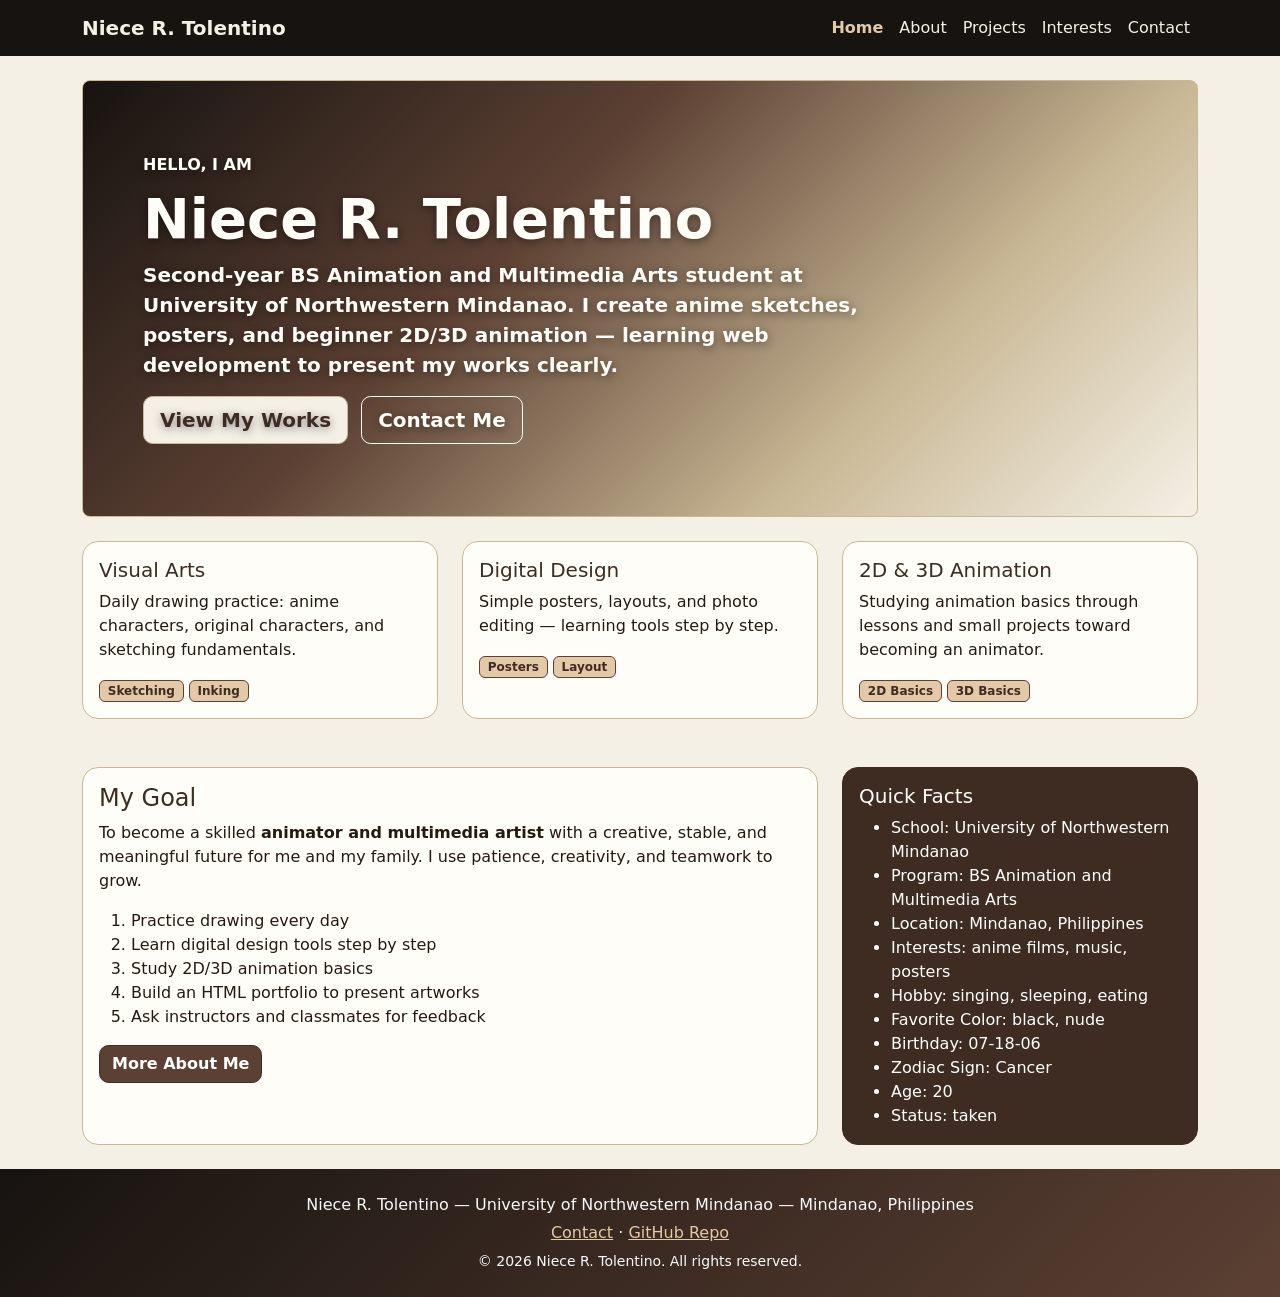
<file: index.html>
<!DOCTYPE html>
<html lang="en">
<head>
  <meta charset="UTF-8">
  <meta name="viewport" content="width=device-width, initial-scale=1.0">
  <title>Niece R. Tolentino | Animation & Multimedia Arts Portfolio</title>
  <meta name="description" content="Portfolio of Niece R. Tolentino, BS Animation and Multimedia Arts student at University of Northwestern Mindanao. Visual arts, digital design, 2D and 3D animation.">
  <meta name="keywords" content="Niece Tolentino, Animation Portfolio Philippines, Multimedia Arts UNM, 2D 3D Animation Student, Digital Design Mindanao">
  <meta name="author" content="Niece R. Tolentino">
  <meta name="robots" content="index, follow">
  <link rel="canonical" href="https://niecetolentino18-ux.github.io/TOLENTINO-PORTFOLIO/">
  <meta property="og:title" content="Niece R. Tolentino | Animation & Multimedia Arts Portfolio">
  <meta property="og:description" content="Second-year BS Animation and Multimedia Arts student. Drawing, digital design, 2D/3D animation.">
  <meta property="og:type" content="website">
  <meta property="og:url" content="https://niecetolentino18-ux.github.io/TOLENTINO-PORTFOLIO/">
  <link href="https://cdn.jsdelivr.net/npm/bootstrap@5.3.3/dist/css/bootstrap.min.css" rel="stylesheet">
  <link href="css/style.css?v=3" rel="stylesheet">
</head>
<body>
<nav class="navbar navbar-expand-lg navbar-dark bg-dark sticky-top">
  <div class="container">
    <a class="navbar-brand fw-bold" href="index.html">Niece R. Tolentino</a>
    <button class="navbar-toggler" data-bs-toggle="collapse" data-bs-target="#nav"><span class="navbar-toggler-icon"></span></button>
    <div class="collapse navbar-collapse" id="nav">
      <ul class="navbar-nav ms-auto">
        <li class="nav-item"><a class="nav-link" href="index.html">Home</a></li>
        <li class="nav-item"><a class="nav-link" href="about.html">About</a></li>
        <li class="nav-item"><a class="nav-link" href="projects.html">Projects</a></li>
        <li class="nav-item"><a class="nav-link" href="gallery.html">Interests</a></li>
        <li class="nav-item"><a class="nav-link" href="contact.html">Contact</a></li>
      </ul>
    </div>
  </div>
</nav>

<main class="container my-4">
  <!-- JUMBOTRON HERO (Bootstrap 5 style: p-5 + bg + rounded-3) -->
  <div class="p-5 mb-4 rounded-3 jumbotron-hero">
    <div class="container-fluid py-4">
      <p class="text-uppercase fw-bold mb-2">Hello, I am</p>
      <h1 class="display-4 fw-bold">Niece R. Tolentino</h1>
      <p class="col-md-9 fs-5 lead">Second-year BS Animation and Multimedia Arts student at University of Northwestern Mindanao. I create anime sketches, posters, and beginner 2D/3D animation — learning web development to present my works clearly.</p>
      <a class="btn btn-light btn-lg me-2" href="projects.html">View My Works</a>
      <a class="btn btn-outline-light btn-lg" href="contact.html">Contact Me</a>
    </div>
  </div>

  <div class="row g-4">
    <div class="col-md-4">
      <div class="card h-100 card-hover"><div class="card-body">
        <h2 class="h5">Visual Arts</h2>
        <p>Daily drawing practice: anime characters, original characters, and sketching fundamentals.</p>
        <span class="badge skill-badge">Sketching</span> <span class="badge skill-badge">Inking</span>
      </div></div>
    </div>
    <div class="col-md-4">
      <div class="card h-100 card-hover"><div class="card-body">
        <h2 class="h5">Digital Design</h2>
        <p>Simple posters, layouts, and photo editing — learning tools step by step.</p>
        <span class="badge skill-badge">Posters</span> <span class="badge skill-badge">Layout</span>
      </div></div>
    </div>
    <div class="col-md-4">
      <div class="card h-100 card-hover"><div class="card-body">
        <h2 class="h5">2D &amp; 3D Animation</h2>
        <p>Studying animation basics through lessons and small projects toward becoming an animator.</p>
        <span class="badge skill-badge">2D Basics</span> <span class="badge skill-badge">3D Basics</span>
      </div></div>
    </div>
  </div>

  <div class="row mt-4 g-4">
    <div class="col-lg-8">
      <div class="card h-100"><div class="card-body">
        <h2 class="h4">My Goal</h2>
        <p>To become a skilled <strong>animator and multimedia artist</strong> with a creative, stable, and meaningful future for me and my family. I use patience, creativity, and teamwork to grow.</p>
        <ol>
          <li>Practice drawing every day</li>
          <li>Learn digital design tools step by step</li>
          <li>Study 2D/3D animation basics</li>
          <li>Build an HTML portfolio to present artworks</li>
          <li>Ask instructors and classmates for feedback</li>
        </ol>
        <a href="about.html" class="btn btn-dark">More About Me</a>
      </div></div>
    </div>
    <div class="col-lg-4">
      <div class="card text-bg-dark h-100"><div class="card-body">
        <h2 class="h5">Quick Facts</h2>
        <ul class="mb-0">
          <li>School: University of Northwestern Mindanao</li>
          <li>Program: BS Animation and Multimedia Arts</li>
          <li>Location: Mindanao, Philippines</li>
          <li>Interests: anime films, music, posters</li>
          <li>Hobby: singing, sleeping, eating</li>
          <li>Favorite Color: black, nude</li>
          <li>Birthday: 07-18-06</li>
          <li>Zodiac Sign: Cancer</li>
          <li>Age: 20</li>
          <li>Status: taken</li>
        </ul>
      </div></div>
    </div>
  </div>
</main>

<footer class="bg-dark text-light text-center py-4 mt-4">
  <p class="mb-1">Niece R. Tolentino — University of Northwestern Mindanao — Mindanao, Philippines</p>
  <p class="mb-1"><a href="contact.html">Contact</a> · <a href="https://github.com/niecetolentino18-ux/TOLENTINO-PORTFOLIO">GitHub Repo</a></p>
  <small>© <span id="year"></span> Niece R. Tolentino. All rights reserved.</small>
</footer>
<script src="https://cdn.jsdelivr.net/npm/bootstrap@5.3.3/dist/js/bootstrap.bundle.min.js"></script>
<script src="js/main.js"></script>
</body>
</html>
</file>
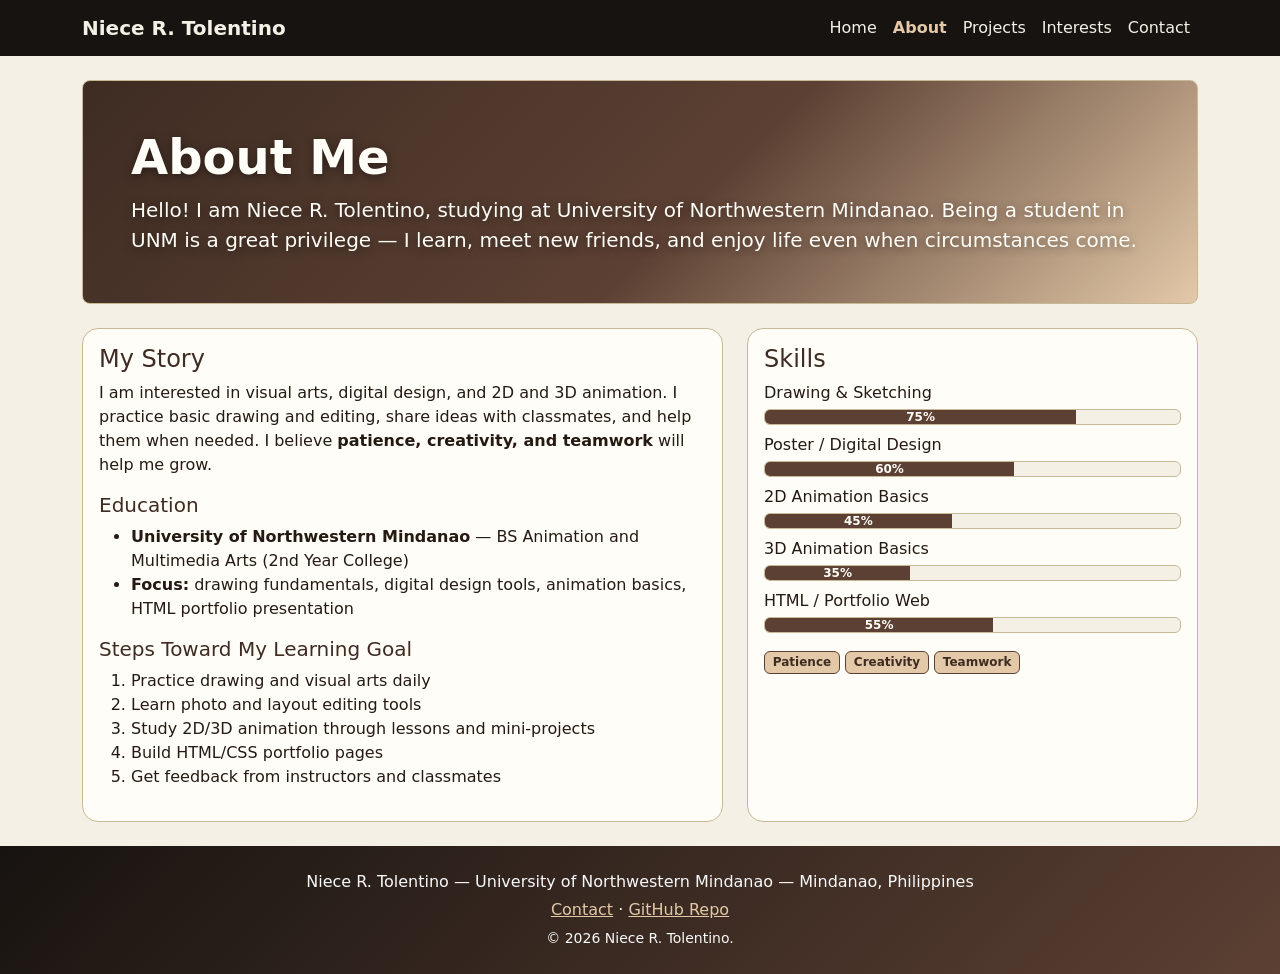
<file: about.html>
<!DOCTYPE html>
<html lang="en">
<head>
  <meta charset="UTF-8"><meta name="viewport" content="width=device-width, initial-scale=1.0">
  <title>About — Niece R. Tolentino | Animation Student Philippines</title>
  <meta name="description" content="About Niece R. Tolentino: BS Animation and Multimedia Arts student at University of Northwestern Mindanao. Skills, education, and learning journey.">
  <meta name="robots" content="index, follow">
  <link rel="canonical" href="https://niecetolentino18-ux.github.io/TOLENTINO-PORTFOLIO/about.html">
  <link href="https://cdn.jsdelivr.net/npm/bootstrap@5.3.3/dist/css/bootstrap.min.css" rel="stylesheet">
  <link href="css/style.css?v=3" rel="stylesheet">
</head>
<body>
<nav class="navbar navbar-expand-lg navbar-dark bg-dark sticky-top">
  <div class="container">
    <a class="navbar-brand fw-bold" href="index.html">Niece R. Tolentino</a>
    <button class="navbar-toggler" data-bs-toggle="collapse" data-bs-target="#nav"><span class="navbar-toggler-icon"></span></button>
    <div class="collapse navbar-collapse" id="nav"><ul class="navbar-nav ms-auto">
      <li class="nav-item"><a class="nav-link" href="index.html">Home</a></li>
      <li class="nav-item"><a class="nav-link" href="about.html">About</a></li>
      <li class="nav-item"><a class="nav-link" href="projects.html">Projects</a></li>
      <li class="nav-item"><a class="nav-link" href="gallery.html">Interests</a></li>
      <li class="nav-item"><a class="nav-link" href="contact.html">Contact</a></li>
    </ul></div>
  </div>
</nav>
<main class="container my-4">
  <div class="p-5 mb-4 rounded-3 jumbotron-sub">
    <h1 class="display-5 fw-bold">About Me</h1>
    <p class="lead mb-0">Hello! I am <strong>Niece R. Tolentino</strong>, studying at University of Northwestern Mindanao. Being a student in UNM is a great privilege — I learn, meet new friends, and enjoy life even when circumstances come.</p>
  </div>
  <div class="row g-4">
    <div class="col-lg-7"><div class="card h-100"><div class="card-body">
      <h2 class="h4">My Story</h2>
      <p>I am interested in visual arts, digital design, and 2D and 3D animation. I practice basic drawing and editing, share ideas with classmates, and help them when needed. I believe <strong>patience, creativity, and teamwork</strong> will help me grow.</p>
      <h3 class="h5 mt-3">Education</h3>
      <ul>
        <li><strong>University of Northwestern Mindanao</strong> — BS Animation and Multimedia Arts (2nd Year College)</li>
        <li><strong>Focus:</strong> drawing fundamentals, digital design tools, animation basics, HTML portfolio presentation</li>
      </ul>
      <h3 class="h5">Steps Toward My Learning Goal</h3>
      <ol>
        <li>Practice drawing and visual arts daily</li>
        <li>Learn photo and layout editing tools</li>
        <li>Study 2D/3D animation through lessons and mini-projects</li>
        <li>Build HTML/CSS portfolio pages</li>
        <li>Get feedback from instructors and classmates</li>
      </ol>
    </div></div></div>
    <div class="col-lg-5"><div class="card h-100"><div class="card-body">
      <h2 class="h4">Skills</h2>
      <p class="mb-1">Drawing &amp; Sketching</p><div class="progress mb-2"><div class="progress-bar" style="width:75%">75%</div></div>
      <p class="mb-1">Poster / Digital Design</p><div class="progress mb-2"><div class="progress-bar" style="width:60%">60%</div></div>
      <p class="mb-1">2D Animation Basics</p><div class="progress mb-2"><div class="progress-bar" style="width:45%">45%</div></div>
      <p class="mb-1">3D Animation Basics</p><div class="progress mb-2"><div class="progress-bar" style="width:35%">35%</div></div>
      <p class="mb-1">HTML / Portfolio Web</p><div class="progress mb-3"><div class="progress-bar" style="width:55%">55%</div></div>
      <div><span class="badge skill-badge">Patience</span> <span class="badge skill-badge">Creativity</span> <span class="badge skill-badge">Teamwork</span></div>
    </div></div></div>
  </div>
</main>
<footer class="bg-dark text-light text-center py-4 mt-4">
  <p class="mb-1">Niece R. Tolentino — University of Northwestern Mindanao — Mindanao, Philippines</p>
  <p class="mb-1"><a href="contact.html">Contact</a> · <a href="https://github.com/niecetolentino18-ux/TOLENTINO-PORTFOLIO">GitHub Repo</a></p>
  <small>© <span id="year"></span> Niece R. Tolentino.</small>
</footer>
<script src="https://cdn.jsdelivr.net/npm/bootstrap@5.3.3/dist/js/bootstrap.bundle.min.js"></script>
<script src="js/main.js"></script>
</body>
</html>
</file>
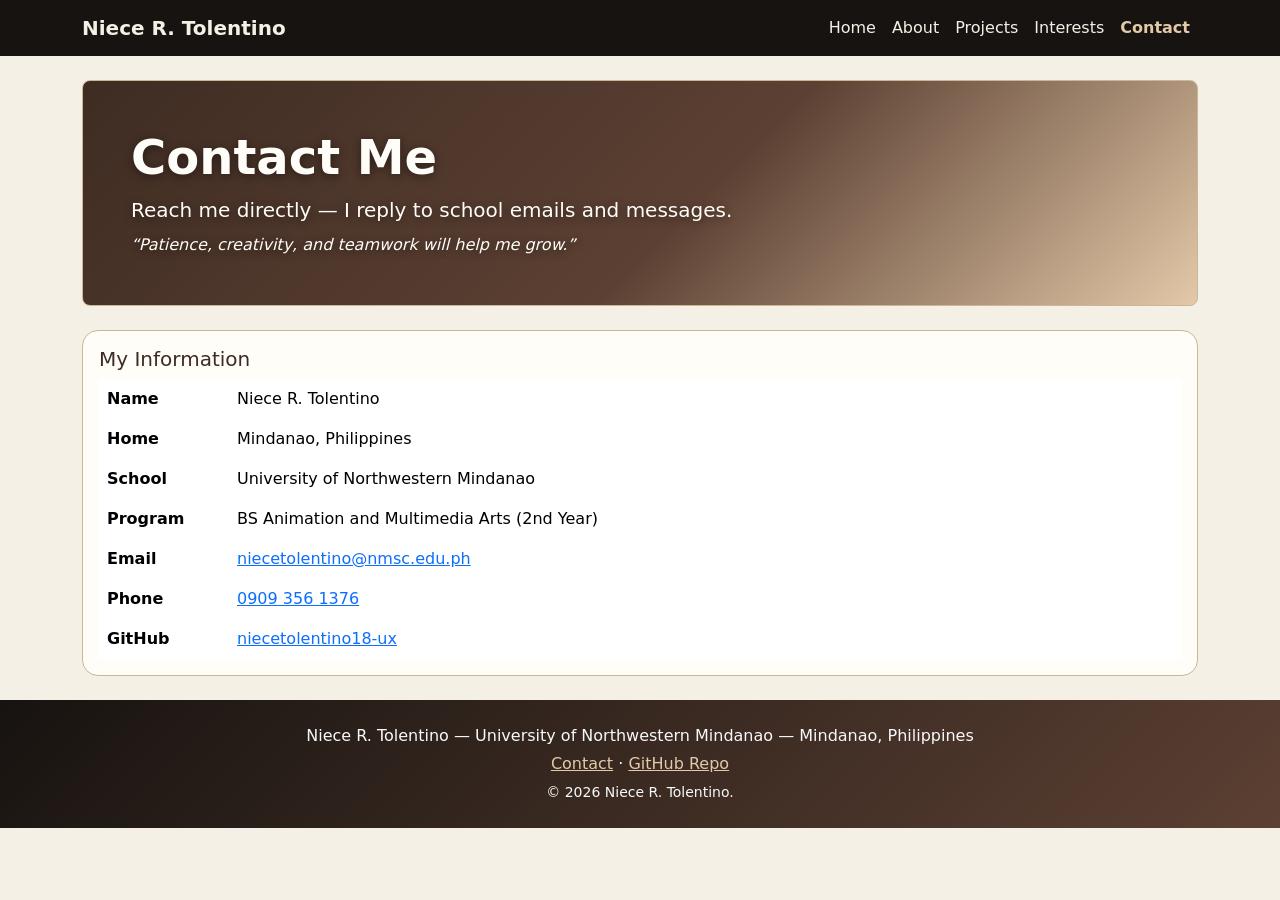
<file: contact.html>
<!DOCTYPE html>
<html lang="en">
<head>
  <meta charset="UTF-8"><meta name="viewport" content="width=device-width, initial-scale=1.0">
  <title>Contact — Niece R. Tolentino | Home, School, Contact Info</title>
  <meta name="description" content="Contact Niece R. Tolentino, BS Animation and Multimedia Arts student at University of Northwestern Mindanao, Mindanao Philippines. Home, school, and contact details.">
  <meta name="robots" content="index, follow">
  <link rel="canonical" href="https://niecetolentino18-ux.github.io/TOLENTINO-PORTFOLIO/contact.html">
  <link href="https://cdn.jsdelivr.net/npm/bootstrap@5.3.3/dist/css/bootstrap.min.css" rel="stylesheet">
  <link href="css/style.css?v=3" rel="stylesheet">
</head>
<body>
<nav class="navbar navbar-expand-lg navbar-dark bg-dark sticky-top">
  <div class="container">
    <a class="navbar-brand fw-bold" href="index.html">Niece R. Tolentino</a>
    <button class="navbar-toggler" data-bs-toggle="collapse" data-bs-target="#nav"><span class="navbar-toggler-icon"></span></button>
    <div class="collapse navbar-collapse" id="nav"><ul class="navbar-nav ms-auto">
      <li class="nav-item"><a class="nav-link" href="index.html">Home</a></li>
      <li class="nav-item"><a class="nav-link" href="about.html">About</a></li>
      <li class="nav-item"><a class="nav-link" href="projects.html">Projects</a></li>
      <li class="nav-item"><a class="nav-link" href="gallery.html">Interests</a></li>
      <li class="nav-item"><a class="nav-link" href="contact.html">Contact</a></li>
    </ul></div>
  </div>
</nav>
<main class="container my-4">
  <div class="p-5 mb-4 rounded-3 jumbotron-sub">
    <h1 class="display-5 fw-bold">Contact Me</h1>
    <p class="lead mb-0">Reach me directly — I reply to school emails and messages.</p>
    <p class="mb-0 mt-2 fst-italic">“Patience, creativity, and teamwork will help me grow.”</p>
  </div>
  <div class="row g-4">
    <div class="col-12"><div class="card h-100"><div class="card-body">
      <h2 class="h5">My Information</h2>
      <div class="table-responsive"><table class="table table-borderless align-middle mb-0">
        <tbody>
          <tr><th scope="row" class="text-nowrap" style="width:130px;">Name</th><td>Niece R. Tolentino</td></tr>
          <tr><th scope="row">Home</th><td>Mindanao, Philippines</td></tr>
          <tr><th scope="row">School</th><td>University of Northwestern Mindanao</td></tr>
          <tr><th scope="row">Program</th><td>BS Animation and Multimedia Arts (2nd Year)</td></tr>
          <tr><th scope="row">Email</th><td><a href="mailto:niecetolentino@nmsc.edu.ph">niecetolentino@nmsc.edu.ph</a></td></tr>
          <tr><th scope="row">Phone</th><td><a href="tel:+639093561376">0909 356 1376</a></td></tr>
          <tr><th scope="row">GitHub</th><td><a href="https://github.com/niecetolentino18-ux">niecetolentino18-ux</a></td></tr>
        </tbody>
      </table></div>
    </div></div></div>
  </div>
</main>
<footer class="bg-dark text-light text-center py-4 mt-4">
  <p class="mb-1">Niece R. Tolentino — University of Northwestern Mindanao — Mindanao, Philippines</p>
  <p class="mb-1"><a href="contact.html">Contact</a> · <a href="https://github.com/niecetolentino18-ux/TOLENTINO-PORTFOLIO">GitHub Repo</a></p>
  <small>© <span id="year"></span> Niece R. Tolentino.</small>
</footer>
<script src="https://cdn.jsdelivr.net/npm/bootstrap@5.3.3/dist/js/bootstrap.bundle.min.js"></script>
<script src="js/main.js"></script>
</body>
</html>
</file>
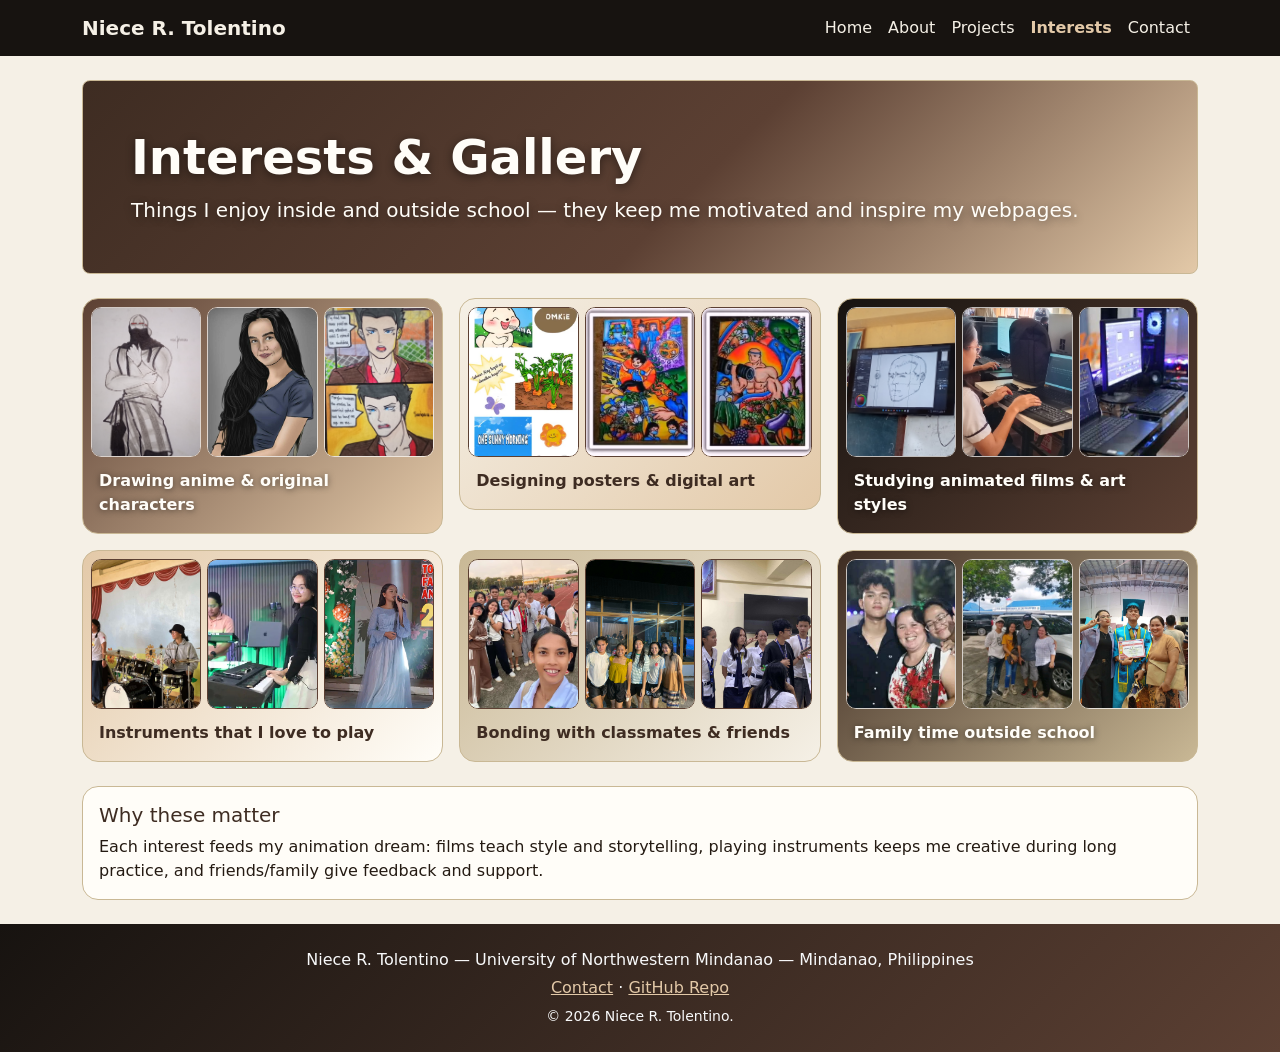
<file: gallery.html>
<!DOCTYPE html>
<html lang="en">
<head>
  <meta charset="UTF-8"><meta name="viewport" content="width=device-width, initial-scale=1.0">
  <title>Interests & Gallery — Niece R. Tolentino</title>
  <meta name="description" content="Interests of Niece R. Tolentino: drawing anime, designing posters, watching animated films, instruments I love to play, bonding with classmates and family.">
  <meta name="robots" content="index, follow">
  <link rel="canonical" href="https://niecetolentino18-ux.github.io/TOLENTINO-PORTFOLIO/gallery.html">
  <link href="https://cdn.jsdelivr.net/npm/bootstrap@5.3.3/dist/css/bootstrap.min.css" rel="stylesheet">
  <link href="css/style.css?v=4" rel="stylesheet">
</head>
<body>
<nav class="navbar navbar-expand-lg navbar-dark bg-dark sticky-top">
  <div class="container">
    <a class="navbar-brand fw-bold" href="index.html">Niece R. Tolentino</a>
    <button class="navbar-toggler" data-bs-toggle="collapse" data-bs-target="#nav"><span class="navbar-toggler-icon"></span></button>
    <div class="collapse navbar-collapse" id="nav"><ul class="navbar-nav ms-auto">
      <li class="nav-item"><a class="nav-link" href="index.html">Home</a></li>
      <li class="nav-item"><a class="nav-link" href="about.html">About</a></li>
      <li class="nav-item"><a class="nav-link" href="projects.html">Projects</a></li>
      <li class="nav-item"><a class="nav-link" href="gallery.html">Interests</a></li>
      <li class="nav-item"><a class="nav-link" href="contact.html">Contact</a></li>
    </ul></div>
  </div>
</nav>
<main class="container my-4">
  <div class="p-5 mb-4 rounded-3 jumbotron-sub">
    <h1 class="display-5 fw-bold">Interests & Gallery</h1>
    <p class="lead mb-0">Things I enjoy inside and outside school — they keep me motivated and inspire my webpages.</p>
  </div>
  <div class="row g-3">
    <div class="col-md-4"><div class="gallery-tile tile-1 has-photos">
      <div class="tile-photos">
        <a href="images/drawing-1.jpg" target="_blank"><img src="images/drawing-1.jpg" alt="Pencil drawing by Niece Tolentino - masked character in cap" loading="lazy"></a>
        <a href="images/digital-art-1.jpeg" target="_blank"><img src="images/digital-art-1.jpeg" alt="Digital art portrait by Niece Tolentino" loading="lazy"></a>
        <a href="images/drawing-2.jpg" target="_blank"><img src="images/drawing-2.jpg" alt="Anime-style comic panel drawing by Niece Tolentino" loading="lazy"></a>
      </div>
      <span>Drawing anime &amp; original characters</span>
    </div></div>
    <div class="col-md-4"><div class="gallery-tile tile-2 has-photos">
      <div class="tile-photos">
        <a href="images/poster-1.png" target="_blank"><img src="images/poster-1.png" alt="Poster design by Niece Tolentino - colorful nutrition poster" loading="lazy"></a>
        <a href="images/poster-2.png" target="_blank"><img src="images/poster-2.png" alt="Poster design by Niece Tolentino - fitness and food poster" loading="lazy"></a>
        <a href="images/poster-3.png" target="_blank"><img src="images/poster-3.png" alt="Digital art story panels by Niece Tolentino - bunny and carrots" loading="lazy"></a>
      </div>
      <span>Designing posters &amp; digital art</span>
    </div></div>
    <div class="col-md-4"><div class="gallery-tile tile-3 has-photos">
      <div class="tile-photos">
        <a href="images/film-study-1.jpg" target="_blank"><img src="images/film-study-1.jpg" alt="Studying digital drawing - face sketch on screen in class" loading="lazy"></a>
        <a href="images/film-study-2.jpeg" target="_blank"><img src="images/film-study-2.jpeg" alt="Studying animation setup - computers for editing" loading="lazy"></a>
        <a href="images/film-study-3.jpeg" target="_blank"><img src="images/film-study-3.jpeg" alt="Working on computer in lab - studying films and art" loading="lazy"></a>
      </div>
      <span>Studying animated films &amp; art styles</span>
    </div></div>
    <div class="col-md-4"><div class="gallery-tile tile-4 has-photos">
      <div class="tile-photos">
        <a href="images/instrument-1.jpg" target="_blank"><img src="images/instrument-1.jpg" alt="Band performance - drums, keyboard and singing" loading="lazy"></a>
        <a href="images/instrument-2.jpg" target="_blank"><img src="images/instrument-2.jpg" alt="Playing keyboard piano on stage" loading="lazy"></a>
        <a href="images/instrument-3.jpg" target="_blank"><img src="images/instrument-3.jpg" alt="Singing performance on stage" loading="lazy"></a>
      </div>
      <span>Instruments that I love to play</span>
    </div></div>
    <div class="col-md-4"><div class="gallery-tile tile-5 has-photos">
      <div class="tile-photos">
        <a href="images/friends-1.jpg" target="_blank"><img src="images/friends-1.jpg" alt="Bonding with classmates and friends on track field" loading="lazy"></a>
        <a href="images/friends-2.jpg" target="_blank"><img src="images/friends-2.jpg" alt="Bonding with friends at night gathering" loading="lazy"></a>
        <a href="images/friends-3.jpeg" target="_blank"><img src="images/friends-3.jpeg" alt="Bonding with classmates in classroom activity" loading="lazy"></a>
      </div>
      <span>Bonding with classmates &amp; friends</span>
    </div></div>
    <div class="col-md-4"><div class="gallery-tile tile-6 has-photos">
      <div class="tile-photos">
        <a href="images/family-1.jpeg" target="_blank"><img src="images/family-1.jpeg" alt="Family time outside school - night outing" loading="lazy"></a>
        <a href="images/family-2.jpg" target="_blank"><img src="images/family-2.jpg" alt="Family time outside school - airport trip" loading="lazy"></a>
        <a href="images/family-3.jpeg" target="_blank"><img src="images/family-3.jpeg" alt="Family time - graduation celebration" loading="lazy"></a>
      </div>
      <span>Family time outside school</span>
    </div></div>
  </div>
  <div class="card mt-4"><div class="card-body">
    <h2 class="h5">Why these matter</h2>
    <p class="mb-0">Each interest feeds my animation dream: films teach style and storytelling, playing instruments keeps me creative during long practice, and friends/family give feedback and support.</p>
  </div></div>
</main>
<footer class="bg-dark text-light text-center py-4 mt-4">
  <p class="mb-1">Niece R. Tolentino — University of Northwestern Mindanao — Mindanao, Philippines</p>
  <p class="mb-1"><a href="contact.html">Contact</a> · <a href="https://github.com/niecetolentino18-ux/TOLENTINO-PORTFOLIO">GitHub Repo</a></p>
  <small>© <span id="year"></span> Niece R. Tolentino.</small>
</footer>
<script src="https://cdn.jsdelivr.net/npm/bootstrap@5.3.3/dist/js/bootstrap.bundle.min.js"></script>
<script src="js/main.js"></script>
</body>
</html>
</file>
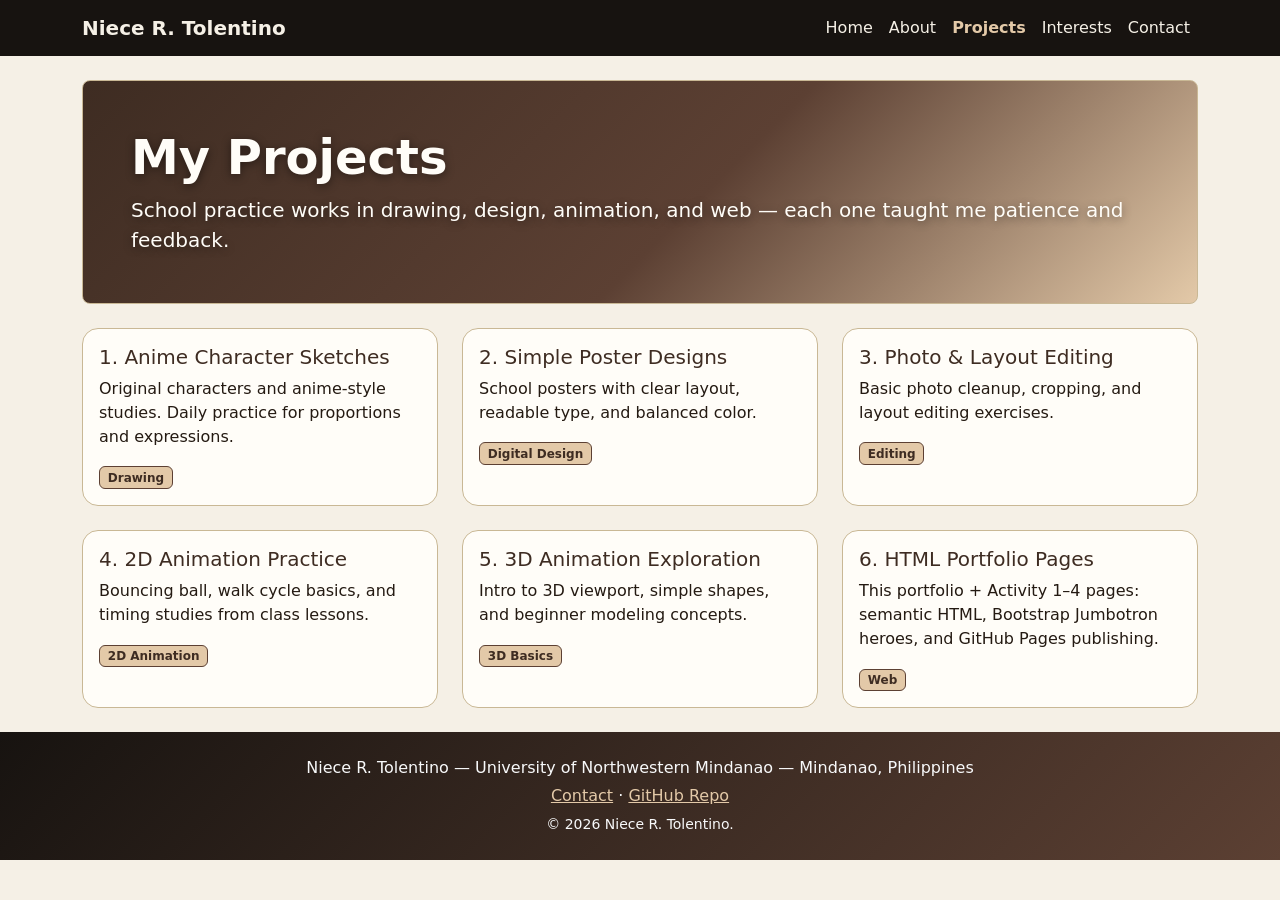
<file: projects.html>
<!DOCTYPE html>
<html lang="en">
<head>
  <meta charset="UTF-8"><meta name="viewport" content="width=device-width, initial-scale=1.0">
  <title>Projects — Niece R. Tolentino | Anime Art, Posters, Animation</title>
  <meta name="description" content="Projects by Niece R. Tolentino: anime character sketches, digital posters, photo edits, layout design, 2D animation practice, and HTML portfolio.">
  <meta name="robots" content="index, follow">
  <link rel="canonical" href="https://niecetolentino18-ux.github.io/TOLENTINO-PORTFOLIO/projects.html">
  <link href="https://cdn.jsdelivr.net/npm/bootstrap@5.3.3/dist/css/bootstrap.min.css" rel="stylesheet">
  <link href="css/style.css?v=3" rel="stylesheet">
</head>
<body>
<nav class="navbar navbar-expand-lg navbar-dark bg-dark sticky-top">
  <div class="container">
    <a class="navbar-brand fw-bold" href="index.html">Niece R. Tolentino</a>
    <button class="navbar-toggler" data-bs-toggle="collapse" data-bs-target="#nav"><span class="navbar-toggler-icon"></span></button>
    <div class="collapse navbar-collapse" id="nav"><ul class="navbar-nav ms-auto">
      <li class="nav-item"><a class="nav-link" href="index.html">Home</a></li>
      <li class="nav-item"><a class="nav-link" href="about.html">About</a></li>
      <li class="nav-item"><a class="nav-link" href="projects.html">Projects</a></li>
      <li class="nav-item"><a class="nav-link" href="gallery.html">Interests</a></li>
      <li class="nav-item"><a class="nav-link" href="contact.html">Contact</a></li>
    </ul></div>
  </div>
</nav>
<main class="container my-4">
  <div class="p-5 mb-4 rounded-3 jumbotron-sub">
    <h1 class="display-5 fw-bold">My Projects</h1>
    <p class="lead mb-0">School practice works in drawing, design, animation, and web — each one taught me patience and feedback.</p>
  </div>
  <div class="row g-4">
    <div class="col-md-6 col-lg-4"><div class="card h-100 card-hover"><div class="card-body">
      <h2 class="h5">1. Anime Character Sketches</h2><p>Original characters and anime-style studies. Daily practice for proportions and expressions.</p><span class="badge skill-badge">Drawing</span></div></div></div>
    <div class="col-md-6 col-lg-4"><div class="card h-100 card-hover"><div class="card-body">
      <h2 class="h5">2. Simple Poster Designs</h2><p>School posters with clear layout, readable type, and balanced color.</p><span class="badge skill-badge">Digital Design</span></div></div></div>
    <div class="col-md-6 col-lg-4"><div class="card h-100 card-hover"><div class="card-body">
      <h2 class="h5">3. Photo &amp; Layout Editing</h2><p>Basic photo cleanup, cropping, and layout editing exercises.</p><span class="badge skill-badge">Editing</span></div></div></div>
    <div class="col-md-6 col-lg-4"><div class="card h-100 card-hover"><div class="card-body">
      <h2 class="h5">4. 2D Animation Practice</h2><p>Bouncing ball, walk cycle basics, and timing studies from class lessons.</p><span class="badge skill-badge">2D Animation</span></div></div></div>
    <div class="col-md-6 col-lg-4"><div class="card h-100 card-hover"><div class="card-body">
      <h2 class="h5">5. 3D Animation Exploration</h2><p>Intro to 3D viewport, simple shapes, and beginner modeling concepts.</p><span class="badge skill-badge">3D Basics</span></div></div></div>
    <div class="col-md-6 col-lg-4"><div class="card h-100 card-hover"><div class="card-body">
      <h2 class="h5">6. HTML Portfolio Pages</h2><p>This portfolio + Activity 1–4 pages: semantic HTML, Bootstrap Jumbotron heroes, and GitHub Pages publishing.</p><span class="badge skill-badge">Web</span></div></div></div>
  </div>
</main>
<footer class="bg-dark text-light text-center py-4 mt-4">
  <p class="mb-1">Niece R. Tolentino — University of Northwestern Mindanao — Mindanao, Philippines</p>
  <p class="mb-1"><a href="contact.html">Contact</a> · <a href="https://github.com/niecetolentino18-ux/TOLENTINO-PORTFOLIO">GitHub Repo</a></p>
  <small>© <span id="year"></span> Niece R. Tolentino.</small>
</footer>
<script src="https://cdn.jsdelivr.net/npm/bootstrap@5.3.3/dist/js/bootstrap.bundle.min.js"></script>
<script src="js/main.js"></script>
</body>
</html>
</file>
<file: css/style.css>
/* Niece R. Tolentino Portfolio — earth-tone theme: brown / beige / khaki / nude / white / black */
:root {
  --brown: #5C4033;
  --brown-dark: #3E2C22;
  --beige: #F5F0E6;
  --khaki: #C9B895;
  --nude: #E3C9A8;
  --ink: #241A12;
  --white: #FFFDF8;
  --black: #171310;
}
body {
  font-family: "Segoe UI", system-ui, -apple-system, Arial, sans-serif;
  color: var(--ink);
  background: var(--beige);
}
h1, h2, h3, h4, h5, h6,
.navbar-brand, .display-4, .display-5 {
  font-family: "Segoe UI", system-ui, -apple-system, Arial, sans-serif;
  font-weight: 800;
  color: var(--brown-dark);
  letter-spacing: 0;
}

/* ---------- Jumbotron: gradient only, no photo ---------- */
.jumbotron-hero {
  background: linear-gradient(135deg, var(--black) 0%, var(--brown) 38%, var(--khaki) 72%, var(--beige) 100%);
  color: var(--white);
  border: 1px solid var(--khaki);
  min-height: 380px;
  display: flex;
  align-items: center;
  text-shadow: 0 2px 10px rgba(0,0,0,.45);
}
.jumbotron-hero h1, .jumbotron-hero .text-uppercase { color: var(--white); }
.jumbotron-hero .lead { color: var(--white); font-weight: 700; }
.jumbotron-sub {
  background: linear-gradient(135deg, var(--brown-dark) 0%, var(--brown) 55%, var(--nude) 100%);
  color: var(--white);
  border: 1px solid var(--khaki);
  text-shadow: 0 2px 10px rgba(0,0,0,.45);
}
.jumbotron-sub h1 { color: var(--white); }

/* ---------- Navbar / footer ---------- */
.navbar { background: var(--black) !important; }
.navbar-brand, .navbar-nav .nav-link { color: var(--beige) !important; }
.navbar-nav .nav-link.active { color: var(--nude) !important; font-weight: 700; }
footer { background: linear-gradient(135deg, var(--black), var(--brown)) !important; color: var(--beige); }
footer a { color: var(--nude); }
footer a:hover { color: var(--white); }

/* ---------- Cards / boxes ---------- */
.card {
  border-radius: 1rem;
  border: 1px solid var(--khaki);
  background: var(--white);
  color: var(--ink);
}
.card h2, .card h3 { color: var(--brown-dark); }
.card-hover { transition: transform .2s ease, box-shadow .2s ease; }
.card-hover:hover { transform: translateY(-4px); box-shadow: 0 12px 26px rgba(62,44,34,.22); }
.card.text-bg-dark { background: var(--brown-dark) !important; color: var(--white); border-color: var(--brown-dark); }
.card.text-bg-dark h2 { color: var(--white); }
.skill-badge { background: var(--nude); color: var(--brown-dark); border: 1px solid var(--brown); font-weight: 700; }
/* All small tag boxes under cards → same earth color (overrides Bootstrap text-bg-*) */
.card .badge { background: var(--nude) !important; color: var(--brown-dark) !important; border: 1px solid var(--brown); font-weight: 700; }
.btn { border-radius: .6rem; font-weight: 700; }
.btn-light { background: var(--beige); border: 1px solid var(--khaki); color: var(--brown-dark); }
.btn-outline-light { border: 1px solid var(--white); color: var(--white); }
.btn-outline-light:hover { background: var(--white); color: var(--brown-dark); }
.btn-dark { background: var(--brown); border-color: var(--brown-dark); }
.btn-dark:hover { background: var(--brown-dark); }
.progress { background: var(--beige); border: 1px solid var(--khaki); }
.progress-bar { background: var(--brown); color: var(--white); font-weight: 700; }

/* ---------- Gallery tiles: earth tones, readable ---------- */
.gallery-tile {
  height: 180px;
  border-radius: 1rem;
  display: flex;
  align-items: end;
  padding: 1rem;
  font-weight: 700;
  border: 1px solid var(--khaki);
}
.tile-1 { background: linear-gradient(135deg, var(--brown), var(--nude)); color: var(--white); text-shadow: 0 1px 6px rgba(0,0,0,.5); }
/* Boxes with photos */
.gallery-tile.has-photos {
  flex-direction: column;
  align-items: stretch;
  justify-content: flex-end;
  padding: 0;
  height: auto;
  min-height: 180px;
  overflow: hidden;
}
.tile-photos {
  display: grid;
  grid-template-columns: repeat(3, minmax(0, 1fr));
  gap: 6px;
  padding: 8px 8px 0 8px;
  min-width: 0;
}
.tile-photos a { display: block; overflow: hidden; border-radius: .6rem; min-width: 0; }
.tile-photos img {
  width: 100%;
  max-width: 100%;
  height: 150px;
  object-fit: cover;
  display: block;
  border-radius: .6rem;
  border: 1px solid rgba(255,255,255,.7);
  transition: transform .2s ease;
}
.tile-photos a:hover img { transform: scale(1.05); }
.gallery-tile.has-photos span { padding: 0.75rem 1rem 1rem 1rem; }
.tile-2.has-photos .tile-photos img, .tile-4.has-photos .tile-photos img, .tile-5.has-photos .tile-photos img { border-color: var(--brown); }
.tile-2 { background: linear-gradient(135deg, var(--beige), var(--nude)); color: var(--brown-dark); }
.tile-3 { background: linear-gradient(135deg, var(--black), var(--brown)); color: var(--white); text-shadow: 0 1px 6px rgba(0,0,0,.5); }
.tile-4 { background: linear-gradient(135deg, var(--nude), var(--white)); color: var(--brown-dark); }
.tile-5 { background: linear-gradient(135deg, var(--khaki), var(--beige)); color: var(--brown-dark); }
.tile-6 { background: linear-gradient(135deg, var(--brown-dark), var(--khaki)); color: var(--white); text-shadow: 0 1px 6px rgba(0,0,0,.5); }
</file>
